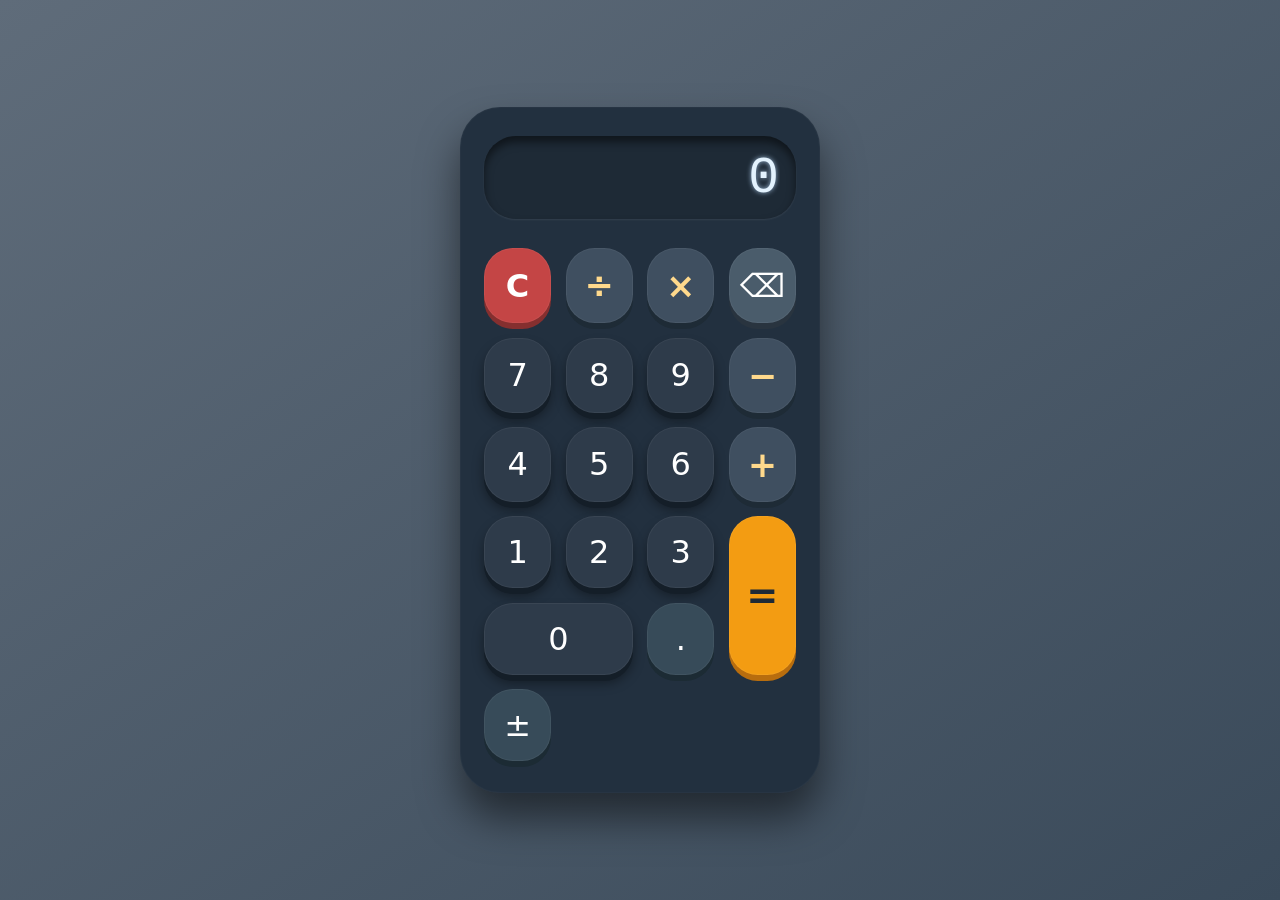
<file: CodeAlpha_Calculator/index.html>
<!DOCTYPE html>
<html lang="en">
<head>
  <meta charset="UTF-8">
  <meta name="viewport" content="width=device-width, initial-scale=1.0">
  <title>basic · calc (keyboard ready)</title>
  <!-- CSS file linked -->
  <link rel="stylesheet" href="style.css">
</head>
<body>
  <div class="calculator">
    <div class="display-container">
      <input type="text" id="display" readonly value="0">
    </div>
    <div class="buttons">
      <button class="btn clear" data-action="clear">C</button>
      <button class="btn operator" data-action="/">÷</button>
      <button class="btn operator" data-action="*">×</button>
      <button class="btn back" data-action="back">⌫</button>

      <button class="btn number" data-value="7">7</button>
      <button class="btn number" data-value="8">8</button>
      <button class="btn number" data-value="9">9</button>
      <button class="btn operator" data-action="-">−</button>

      <button class="btn number" data-value="4">4</button>
      <button class="btn number" data-value="5">5</button>
      <button class="btn number" data-value="6">6</button>
      <button class="btn operator" data-action="+">+</button>

      <button class="btn number" data-value="1">1</button>
      <button class="btn number" data-value="2">2</button>
      <button class="btn number" data-value="3">3</button>
      <button class="btn equals" data-action="=">=</button>

      <button class="btn number zero" data-value="0">0</button>
      <button class="btn decimal" data-action="decimal">.</button>
      <button class="btn sign" data-action="sign">±</button>
    </div>
  </div>

  <!-- JavaScript file linked -->
  <script src="script.js"></script>
</body>
</html>
</file>
<file: CodeAlpha_Calculator/style.css>
/* style.css – modern, soft calculator design with hover effects */
* {
  box-sizing: border-box;
  margin: 0;
  padding: 0;
}

body {
  background: linear-gradient(145deg, #5f6c7a 0%, #3a4a5a 100%);
  min-height: 100vh;
  display: flex;
  justify-content: center;
  align-items: center;
  font-family: 'Segoe UI', Roboto, system-ui, sans-serif;
  margin: 0;
  padding: 1rem;
}

.calculator {
  background-color: #22303f;
  border-radius: 2.5rem;
  box-shadow: 0 25px 40px rgba(0, 0, 0, 0.5), inset 0 0 2px rgba(255, 255, 255, 0.1);
  padding: 1.8rem 1.5rem 2rem;
  width: 360px;
  transition: 0.2s;
}

.display-container {
  background: #1e2a36;
  border-radius: 2rem;
  box-shadow: inset 0 6px 8px rgba(0, 0, 0, 0.5), 0 1px 2px rgba(255, 255, 255, 0.08);
  margin-bottom: 1.8rem;
  padding: 0.3rem 0.8rem;
}

#display {
  width: 100%;
  background: transparent;
  border: none;
  outline: none;
  color: #e3f2fd;
  font-size: 3.2rem;
  font-weight: 300;
  text-align: right;
  letter-spacing: 1px;
  padding: 0.5rem 0.2rem;
  font-family: 'Segoe UI', 'Courier New', monospace;
  caret-color: transparent;
  cursor: default;
  text-shadow: 0 0 5px #9bb7d4;
}

.buttons {
  display: grid;
  grid-template-columns: repeat(4, 1fr);
  gap: 0.9rem;
}

.btn {
  background: #2e3b4a;
  border: none;
  border-radius: 1.8rem;
  color: white;
  cursor: pointer;
  font-size: 2rem;
  font-weight: 400;
  padding: 1rem 0.2rem;
  box-shadow: 0 6px 0 #141e28, 0 8px 12px rgba(0, 0, 0, 0.4);
  transition: all 0.07s ease;
  display: flex;
  align-items: center;
  justify-content: center;
  font-family: inherit;
  user-select: none;
  border: 1px solid rgba(255, 255, 255, 0.05);
}

.btn:active {
  transform: translateY(6px);
  box-shadow: 0 2px 0 #141e28, 0 5px 10px rgba(0, 0, 0, 0.3);
}

.operator {
  background: #3f4f60;
  color: #ffd98c;
  font-size: 2.2rem;
  font-weight: 600;
  box-shadow: 0 6px 0 #1e2b36;
}

.operator:active {
  background: #4d6075;
}

.equals {
  background: #f39c12;
  color: #1e2a36;
  font-weight: 700;
  font-size: 2.4rem;
  box-shadow: 0 6px 0 #b86d0e;
  grid-row: span 2;
}

.equals:active {
  background: #f1b556;
  transform: translateY(6px);
  box-shadow: 0 2px 0 #b86d0e;
}

.clear {
  background: #c44545;
  color: white;
  font-weight: 600;
  box-shadow: 0 6px 0 #852f2f;
}

.clear:active {
  background: #d65f5f;
}

.back {
  background: #4a5c6b;
  font-size: 2rem;
  font-weight: 400;
  box-shadow: 0 6px 0 #29343f;
}

.zero {
  grid-column: span 2;
}

.decimal, .sign {
  background: #374b59;
  font-weight: 500;
  box-shadow: 0 6px 0 #1c2b34;
}

/* number hover / focus for better feedback */
.btn:hover {
  filter: brightness(1.2);
  border-color: rgba(255, 255, 255, 0.2);
}

#display:focus {
  outline: none;
}

/* active keyboard simulated style (js will manage) */
.btn.key-press {
  transform: translateY(6px);
  box-shadow: 0 2px 0 #141e28, 0 5px 10px rgba(0, 0, 0, 0.3);
  filter: brightness(1.4);
}

/* small screen adjustment */
@media (max-width: 380px) {
  .calculator {
    width: 100%;
    padding: 1.2rem;
  }
  .btn {
    font-size: 1.7rem;
    padding: 0.9rem 0.2rem;
  }
}
</file>
